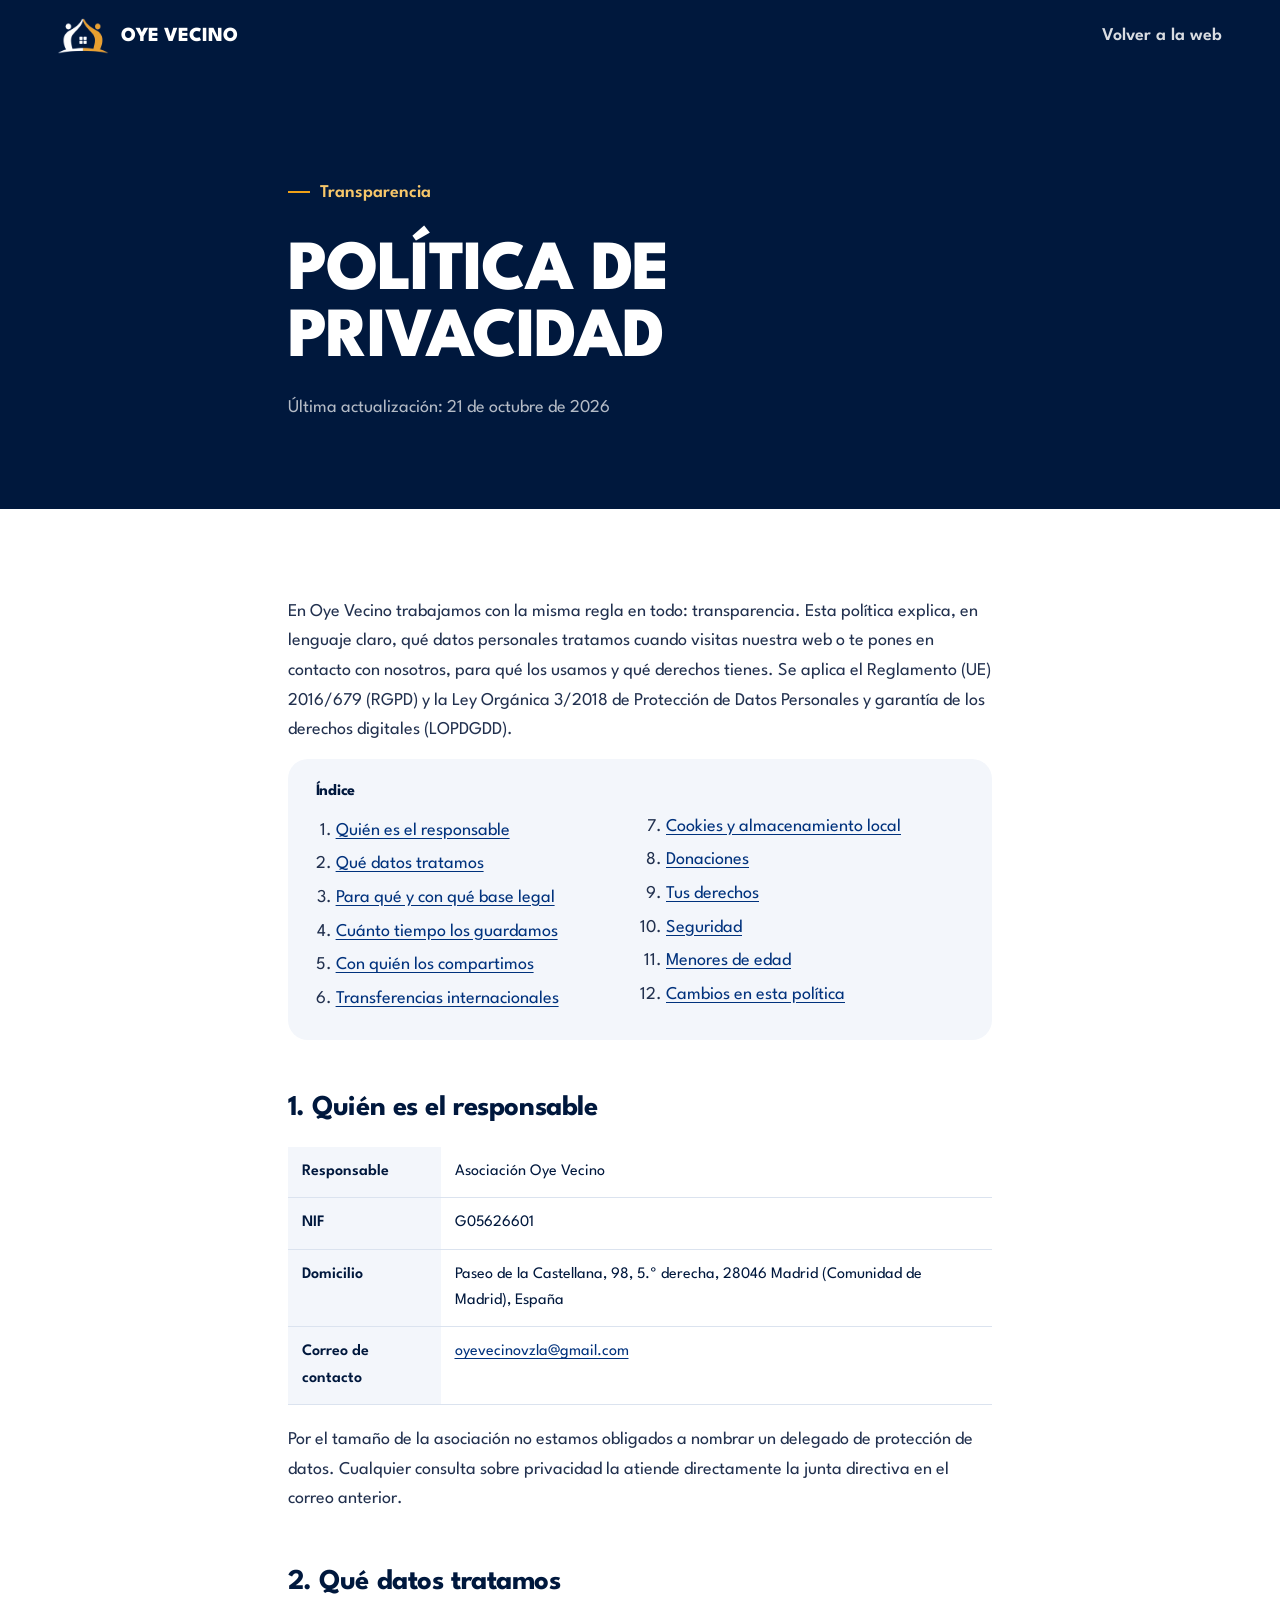
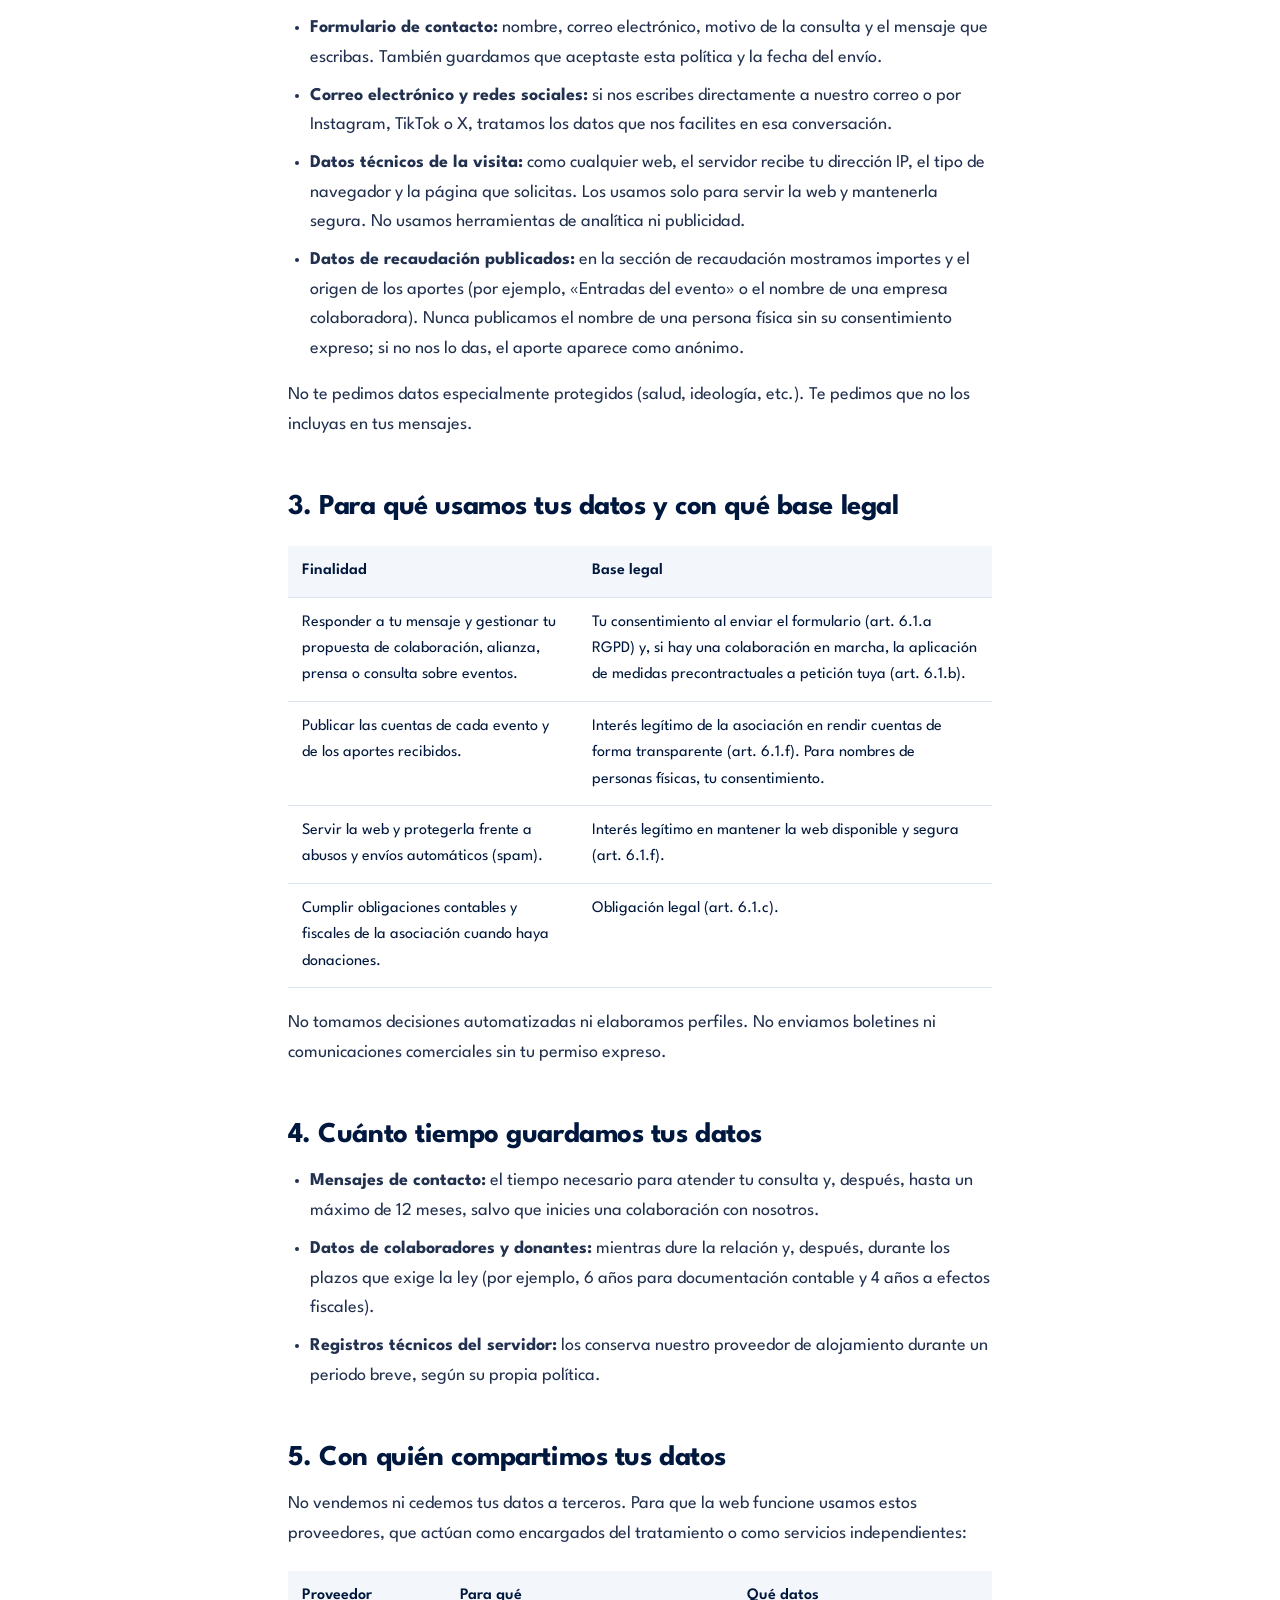
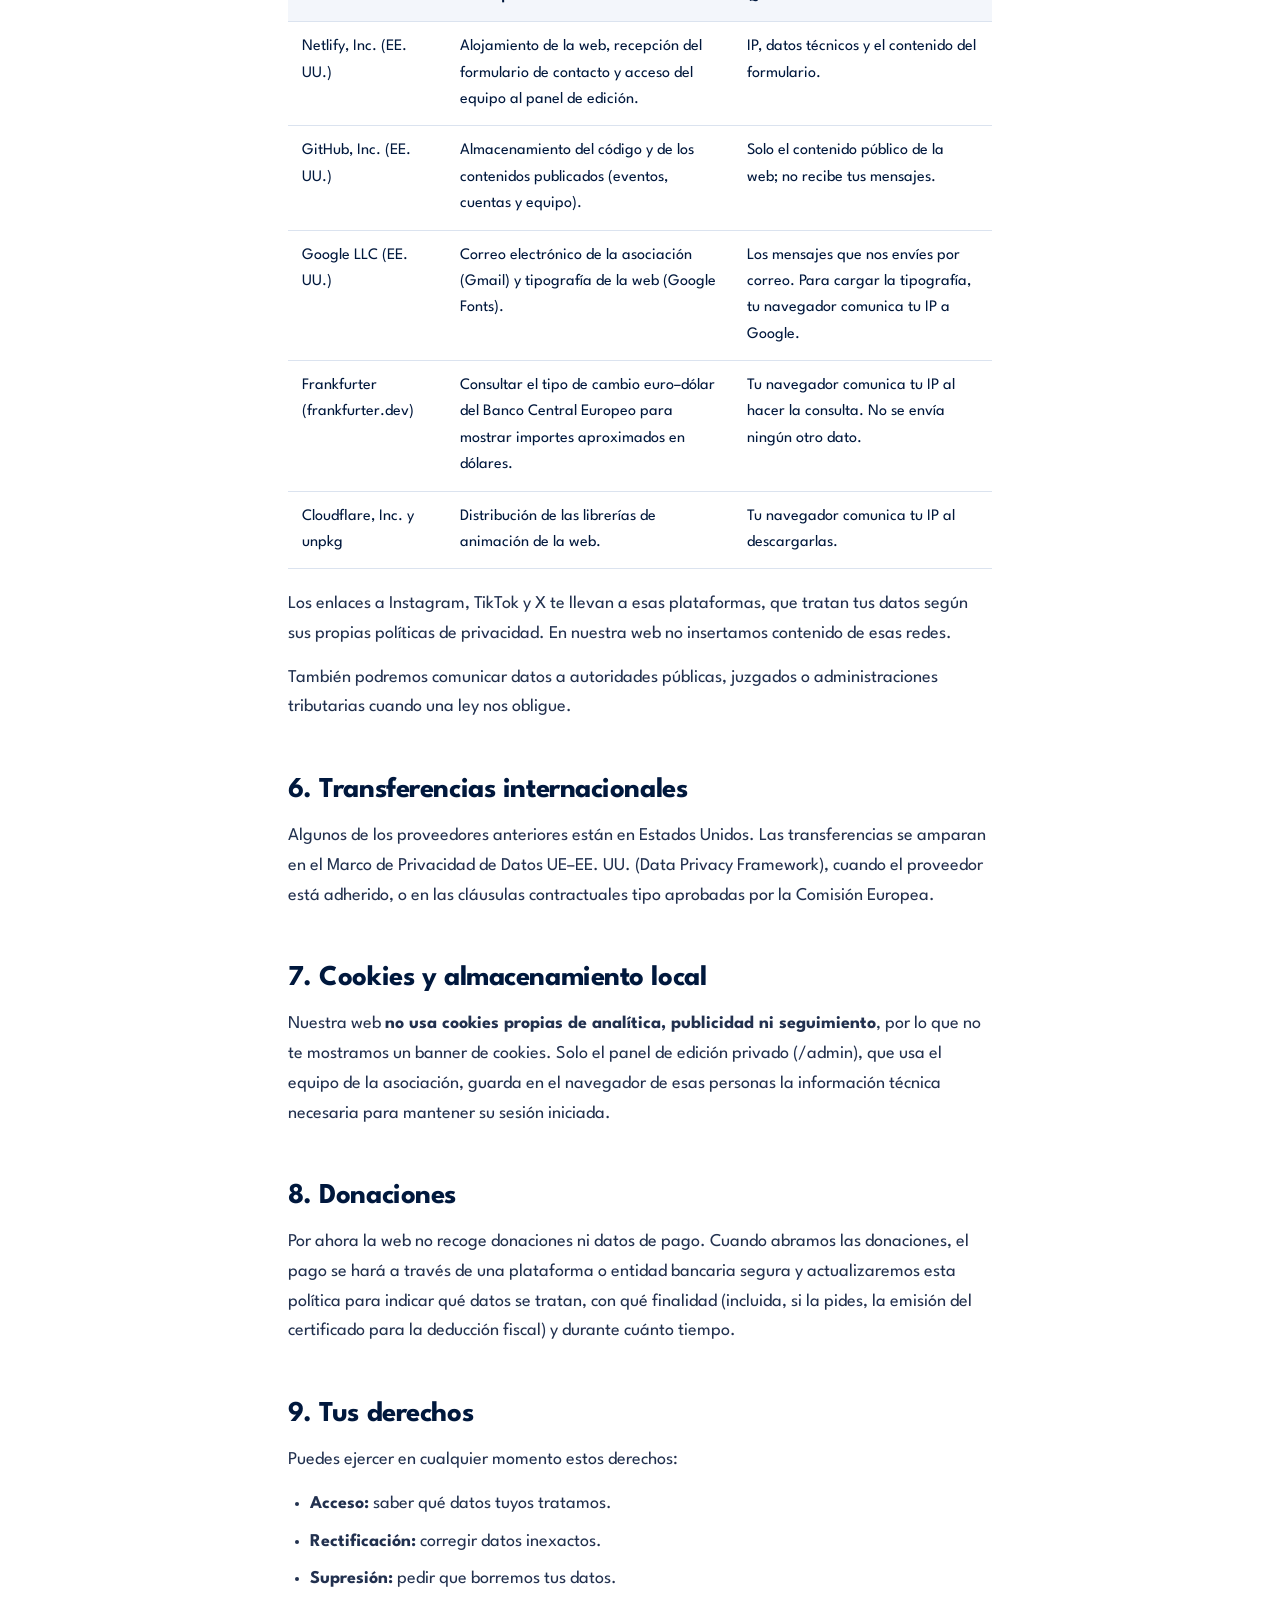
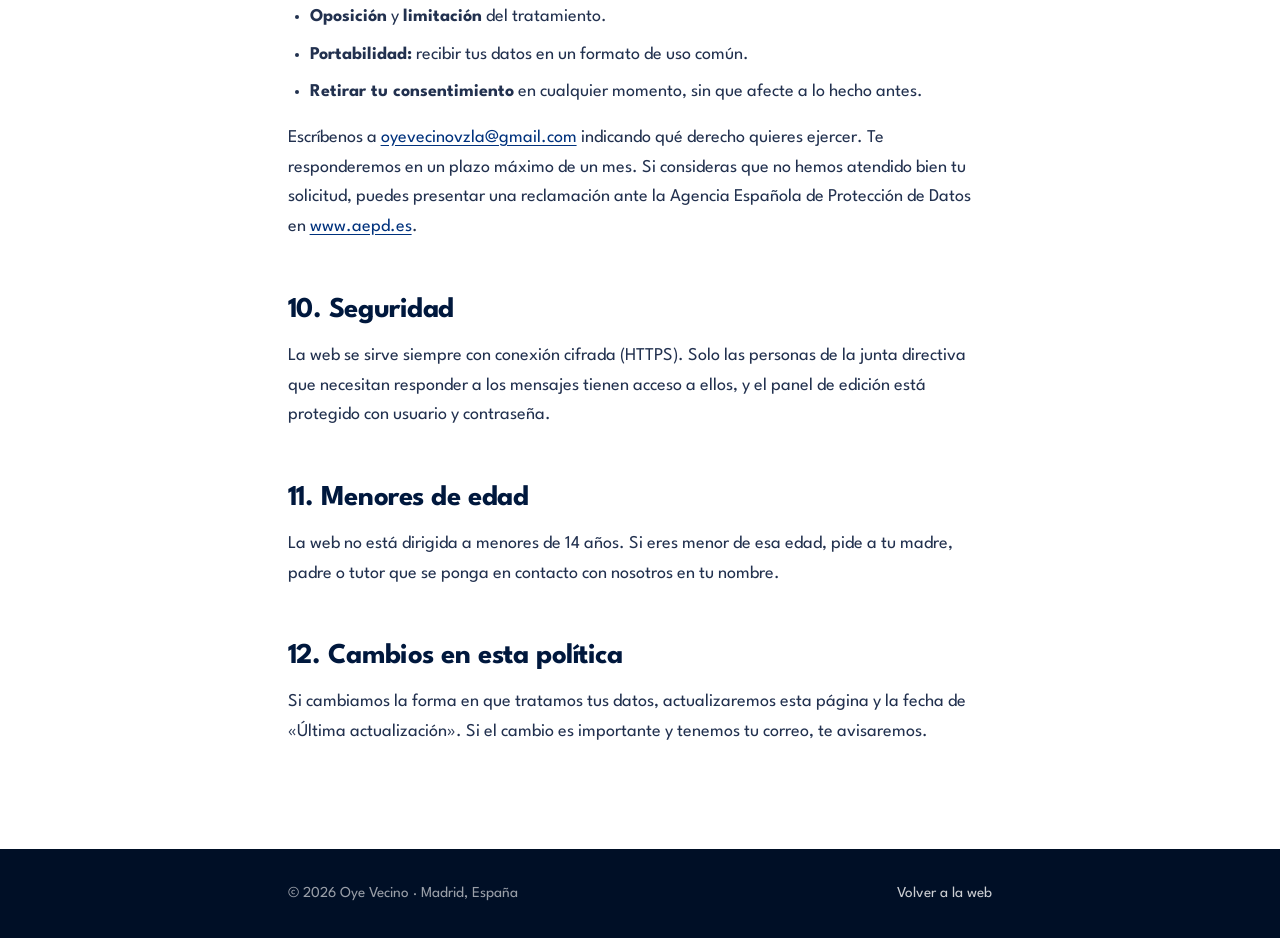
<file: Web/privacidad.html>
<!DOCTYPE html>
<html lang="es">
<head>
<meta charset="UTF-8">
<meta name="viewport" content="width=device-width, initial-scale=1.0">
<title>Política de privacidad · Asociación Oye Vecino</title>
<meta name="description" content="Cómo trata Oye Vecino los datos personales de quienes visitan su web o se ponen en contacto con la asociación.">
<meta name="theme-color" content="#00183d">
<link rel="icon" href="favicon.ico">
<link rel="preconnect" href="https://fonts.googleapis.com">
<link rel="preconnect" href="https://fonts.gstatic.com" crossorigin>
<link href="https://fonts.googleapis.com/css2?family=League+Spartan:wght@400;500;600;700;800&display=swap" rel="stylesheet">
<style>
  :root{--navy:#00327d;--ink:#00183d;--deep:#000f26;--amber:#efa017;--tint:#f3f6fb;--line:#dbe3ef;--muted:#4b5b7a;--font:'League Spartan',system-ui,sans-serif;--gutter:clamp(20px,4.5vw,64px);}
  *,*::before,*::after{box-sizing:border-box;}
  body{margin:0;background:#fff;color:var(--ink);font-family:var(--font);font-size:1.125rem;line-height:1.65;-webkit-font-smoothing:antialiased;}
  a{color:var(--navy);text-underline-offset:3px;}
  a:hover{color:var(--ink);}
  :focus-visible{outline:3px solid var(--amber);outline-offset:3px;border-radius:4px;}
  .top{background:var(--ink);color:#fff;}
  .top .bar{max-width:1280px;margin:0 auto;padding:18px var(--gutter);display:flex;align-items:center;justify-content:space-between;gap:16px;}
  .brand{display:flex;align-items:center;gap:12px;color:#fff;text-decoration:none;font-weight:800;font-size:1.25rem;}
  .brand img{height:36px;width:auto;}
  .back{color:#fff;text-decoration:none;font-weight:600;opacity:.85;}
  .back:hover{opacity:1;color:var(--amber);}
  .head{background:var(--ink);color:#fff;padding:clamp(48px,8vw,104px) 0 clamp(40px,6vw,72px);}
  .wrap{max-width:820px;margin:0 auto;padding:0 var(--gutter);}
  .kicker{display:inline-flex;align-items:center;gap:10px;font-weight:600;color:#f7c76a;}
  .kicker::before{content:"";width:22px;height:2px;background:var(--amber);}
  h1{font-size:clamp(2.4rem,6vw,4.4rem);font-weight:800;line-height:.95;letter-spacing:-.025em;text-transform:uppercase;margin:18px 0 0;}
  .updated{margin-top:20px;color:rgba(255,255,255,.7);}
  main{padding:clamp(48px,7vw,88px) 0;}
  .toc{background:var(--tint);border-radius:20px;padding:24px 28px;margin-bottom:48px;}
  .toc h2{font-size:1rem;margin:0 0 10px;font-weight:700;}
  .toc ol{margin:0;padding-left:20px;columns:2;column-gap:32px;}
  .toc li{margin:4px 0;break-inside:avoid;}
  h2{font-size:clamp(1.4rem,2.4vw,1.8rem);font-weight:700;letter-spacing:-.015em;line-height:1.15;margin:52px 0 14px;scroll-margin-top:24px;}
  p,li{color:#22314f;}
  p{margin:0 0 14px;}
  ul{margin:0 0 16px;padding-left:22px;}
  li{margin-bottom:8px;}
  table{width:100%;border-collapse:collapse;margin:8px 0 20px;font-size:1rem;}
  th,td{text-align:left;vertical-align:top;padding:12px 14px;border-bottom:1px solid var(--line);}
  th{background:var(--tint);font-weight:600;}
  .table-wrap{overflow-x:auto;}
  footer{background:var(--deep);color:rgba(255,255,255,.6);padding:32px 0;font-size:.95rem;}
  footer .wrap{display:flex;justify-content:space-between;flex-wrap:wrap;gap:12px;}
  footer a{color:rgba(255,255,255,.8);text-decoration:none;}
  footer a:hover{color:var(--amber);}
  @media (max-width:640px){ .toc ol{columns:1;} }
</style>
</head>
<body>
<header class="top">
  <div class="bar">
    <a class="brand" href="index.html"><img src="assets/logo-negativo.png" alt="" width="51" height="36"><span>OYE VECINO</span></a>
    <a class="back" href="index.html">Volver a la web</a>
  </div>
</header>

<section class="head">
  <div class="wrap">
    <p class="kicker">Transparencia</p>
    <h1>Política de privacidad</h1>
    <p class="updated">Última actualización: 21 de octubre de 2026</p>
  </div>
</section>

<main>
  <div class="wrap">
    <p>En Oye Vecino trabajamos con la misma regla en todo: transparencia. Esta política explica, en lenguaje claro, qué datos personales tratamos cuando visitas nuestra web o te pones en contacto con nosotros, para qué los usamos y qué derechos tienes. Se aplica el Reglamento (UE) 2016/679 (RGPD) y la Ley Orgánica 3/2018 de Protección de Datos Personales y garantía de los derechos digitales (LOPDGDD).</p>

    <nav class="toc" aria-label="Índice">
      <h2>Índice</h2>
      <ol>
        <li><a href="#responsable">Quién es el responsable</a></li>
        <li><a href="#datos">Qué datos tratamos</a></li>
        <li><a href="#finalidades">Para qué y con qué base legal</a></li>
        <li><a href="#conservacion">Cuánto tiempo los guardamos</a></li>
        <li><a href="#destinatarios">Con quién los compartimos</a></li>
        <li><a href="#transferencias">Transferencias internacionales</a></li>
        <li><a href="#cookies">Cookies y almacenamiento local</a></li>
        <li><a href="#donaciones">Donaciones</a></li>
        <li><a href="#derechos">Tus derechos</a></li>
        <li><a href="#seguridad">Seguridad</a></li>
        <li><a href="#menores">Menores de edad</a></li>
        <li><a href="#cambios">Cambios en esta política</a></li>
      </ol>
    </nav>

    <h2 id="responsable">1. Quién es el responsable</h2>
    <div class="table-wrap"><table>
      <tr><th scope="row">Responsable</th><td>Asociación Oye Vecino</td></tr>
      <tr><th scope="row">NIF</th><td>G05626601</td></tr>
      <tr><th scope="row">Domicilio</th><td>Paseo de la Castellana, 98, 5.º derecha, 28046 Madrid (Comunidad de Madrid), España</td></tr>
      <tr><th scope="row">Correo de contacto</th><td><a href="mailto:oyevecinovzla@gmail.com">oyevecinovzla@gmail.com</a></td></tr>
    </table></div>
    <p>Por el tamaño de la asociación no estamos obligados a nombrar un delegado de protección de datos. Cualquier consulta sobre privacidad la atiende directamente la junta directiva en el correo anterior.</p>

    <h2 id="datos">2. Qué datos tratamos</h2>
    <ul>
      <li><strong>Formulario de contacto:</strong> nombre, correo electrónico, motivo de la consulta y el mensaje que escribas. También guardamos que aceptaste esta política y la fecha del envío.</li>
      <li><strong>Correo electrónico y redes sociales:</strong> si nos escribes directamente a nuestro correo o por Instagram, TikTok o X, tratamos los datos que nos facilites en esa conversación.</li>
      <li><strong>Datos técnicos de la visita:</strong> como cualquier web, el servidor recibe tu dirección IP, el tipo de navegador y la página que solicitas. Los usamos solo para servir la web y mantenerla segura. No usamos herramientas de analítica ni publicidad.</li>
      <li><strong>Datos de recaudación publicados:</strong> en la sección de recaudación mostramos importes y el origen de los aportes (por ejemplo, «Entradas del evento» o el nombre de una empresa colaboradora). Nunca publicamos el nombre de una persona física sin su consentimiento expreso; si no nos lo das, el aporte aparece como anónimo.</li>
    </ul>
    <p>No te pedimos datos especialmente protegidos (salud, ideología, etc.). Te pedimos que no los incluyas en tus mensajes.</p>

    <h2 id="finalidades">3. Para qué usamos tus datos y con qué base legal</h2>
    <div class="table-wrap"><table>
      <thead><tr><th scope="col">Finalidad</th><th scope="col">Base legal</th></tr></thead>
      <tr><td>Responder a tu mensaje y gestionar tu propuesta de colaboración, alianza, prensa o consulta sobre eventos.</td><td>Tu consentimiento al enviar el formulario (art. 6.1.a RGPD) y, si hay una colaboración en marcha, la aplicación de medidas precontractuales a petición tuya (art. 6.1.b).</td></tr>
      <tr><td>Publicar las cuentas de cada evento y de los aportes recibidos.</td><td>Interés legítimo de la asociación en rendir cuentas de forma transparente (art. 6.1.f). Para nombres de personas físicas, tu consentimiento.</td></tr>
      <tr><td>Servir la web y protegerla frente a abusos y envíos automáticos (spam).</td><td>Interés legítimo en mantener la web disponible y segura (art. 6.1.f).</td></tr>
      <tr><td>Cumplir obligaciones contables y fiscales de la asociación cuando haya donaciones.</td><td>Obligación legal (art. 6.1.c).</td></tr>
    </table></div>
    <p>No tomamos decisiones automatizadas ni elaboramos perfiles. No enviamos boletines ni comunicaciones comerciales sin tu permiso expreso.</p>

    <h2 id="conservacion">4. Cuánto tiempo guardamos tus datos</h2>
    <ul>
      <li><strong>Mensajes de contacto:</strong> el tiempo necesario para atender tu consulta y, después, hasta un máximo de 12 meses, salvo que inicies una colaboración con nosotros.</li>
      <li><strong>Datos de colaboradores y donantes:</strong> mientras dure la relación y, después, durante los plazos que exige la ley (por ejemplo, 6 años para documentación contable y 4 años a efectos fiscales).</li>
      <li><strong>Registros técnicos del servidor:</strong> los conserva nuestro proveedor de alojamiento durante un periodo breve, según su propia política.</li>
    </ul>

    <h2 id="destinatarios">5. Con quién compartimos tus datos</h2>
    <p>No vendemos ni cedemos tus datos a terceros. Para que la web funcione usamos estos proveedores, que actúan como encargados del tratamiento o como servicios independientes:</p>
    <div class="table-wrap"><table>
      <thead><tr><th scope="col">Proveedor</th><th scope="col">Para qué</th><th scope="col">Qué datos</th></tr></thead>
      <tr><td>Netlify, Inc. (EE. UU.)</td><td>Alojamiento de la web, recepción del formulario de contacto y acceso del equipo al panel de edición.</td><td>IP, datos técnicos y el contenido del formulario.</td></tr>
      <tr><td>GitHub, Inc. (EE. UU.)</td><td>Almacenamiento del código y de los contenidos publicados (eventos, cuentas y equipo).</td><td>Solo el contenido público de la web; no recibe tus mensajes.</td></tr>
      <tr><td>Google LLC (EE. UU.)</td><td>Correo electrónico de la asociación (Gmail) y tipografía de la web (Google Fonts).</td><td>Los mensajes que nos envíes por correo. Para cargar la tipografía, tu navegador comunica tu IP a Google.</td></tr>
      <tr><td>Frankfurter (frankfurter.dev)</td><td>Consultar el tipo de cambio euro–dólar del Banco Central Europeo para mostrar importes aproximados en dólares.</td><td>Tu navegador comunica tu IP al hacer la consulta. No se envía ningún otro dato.</td></tr>
      <tr><td>Cloudflare, Inc. y unpkg</td><td>Distribución de las librerías de animación de la web.</td><td>Tu navegador comunica tu IP al descargarlas.</td></tr>
    </table></div>
    <p>Los enlaces a Instagram, TikTok y X te llevan a esas plataformas, que tratan tus datos según sus propias políticas de privacidad. En nuestra web no insertamos contenido de esas redes.</p>
    <p>También podremos comunicar datos a autoridades públicas, juzgados o administraciones tributarias cuando una ley nos obligue.</p>

    <h2 id="transferencias">6. Transferencias internacionales</h2>
    <p>Algunos de los proveedores anteriores están en Estados Unidos. Las transferencias se amparan en el Marco de Privacidad de Datos UE–EE. UU. (Data Privacy Framework), cuando el proveedor está adherido, o en las cláusulas contractuales tipo aprobadas por la Comisión Europea.</p>

    <h2 id="cookies">7. Cookies y almacenamiento local</h2>
    <p>Nuestra web <strong>no usa cookies propias de analítica, publicidad ni seguimiento</strong>, por lo que no te mostramos un banner de cookies. Solo el panel de edición privado (/admin), que usa el equipo de la asociación, guarda en el navegador de esas personas la información técnica necesaria para mantener su sesión iniciada.</p>

    <h2 id="donaciones">8. Donaciones</h2>
    <p>Por ahora la web no recoge donaciones ni datos de pago. Cuando abramos las donaciones, el pago se hará a través de una plataforma o entidad bancaria segura y actualizaremos esta política para indicar qué datos se tratan, con qué finalidad (incluida, si la pides, la emisión del certificado para la deducción fiscal) y durante cuánto tiempo.</p>

    <h2 id="derechos">9. Tus derechos</h2>
    <p>Puedes ejercer en cualquier momento estos derechos:</p>
    <ul>
      <li><strong>Acceso:</strong> saber qué datos tuyos tratamos.</li>
      <li><strong>Rectificación:</strong> corregir datos inexactos.</li>
      <li><strong>Supresión:</strong> pedir que borremos tus datos.</li>
      <li><strong>Oposición</strong> y <strong>limitación</strong> del tratamiento.</li>
      <li><strong>Portabilidad:</strong> recibir tus datos en un formato de uso común.</li>
      <li><strong>Retirar tu consentimiento</strong> en cualquier momento, sin que afecte a lo hecho antes.</li>
    </ul>
    <p>Escríbenos a <a href="mailto:oyevecinovzla@gmail.com">oyevecinovzla@gmail.com</a> indicando qué derecho quieres ejercer. Te responderemos en un plazo máximo de un mes. Si consideras que no hemos atendido bien tu solicitud, puedes presentar una reclamación ante la Agencia Española de Protección de Datos en <a href="https://www.aepd.es" target="_blank" rel="noopener">www.aepd.es</a>.</p>

    <h2 id="seguridad">10. Seguridad</h2>
    <p>La web se sirve siempre con conexión cifrada (HTTPS). Solo las personas de la junta directiva que necesitan responder a los mensajes tienen acceso a ellos, y el panel de edición está protegido con usuario y contraseña.</p>

    <h2 id="menores">11. Menores de edad</h2>
    <p>La web no está dirigida a menores de 14 años. Si eres menor de esa edad, pide a tu madre, padre o tutor que se ponga en contacto con nosotros en tu nombre.</p>

    <h2 id="cambios">12. Cambios en esta política</h2>
    <p>Si cambiamos la forma en que tratamos tus datos, actualizaremos esta página y la fecha de «Última actualización». Si el cambio es importante y tenemos tu correo, te avisaremos.</p>
  </div>
</main>

<footer>
  <div class="wrap">
    <span>© 2026 Oye Vecino · Madrid, España</span>
    <a href="index.html">Volver a la web</a>
  </div>
</footer>
</body>
</html>
</file>
